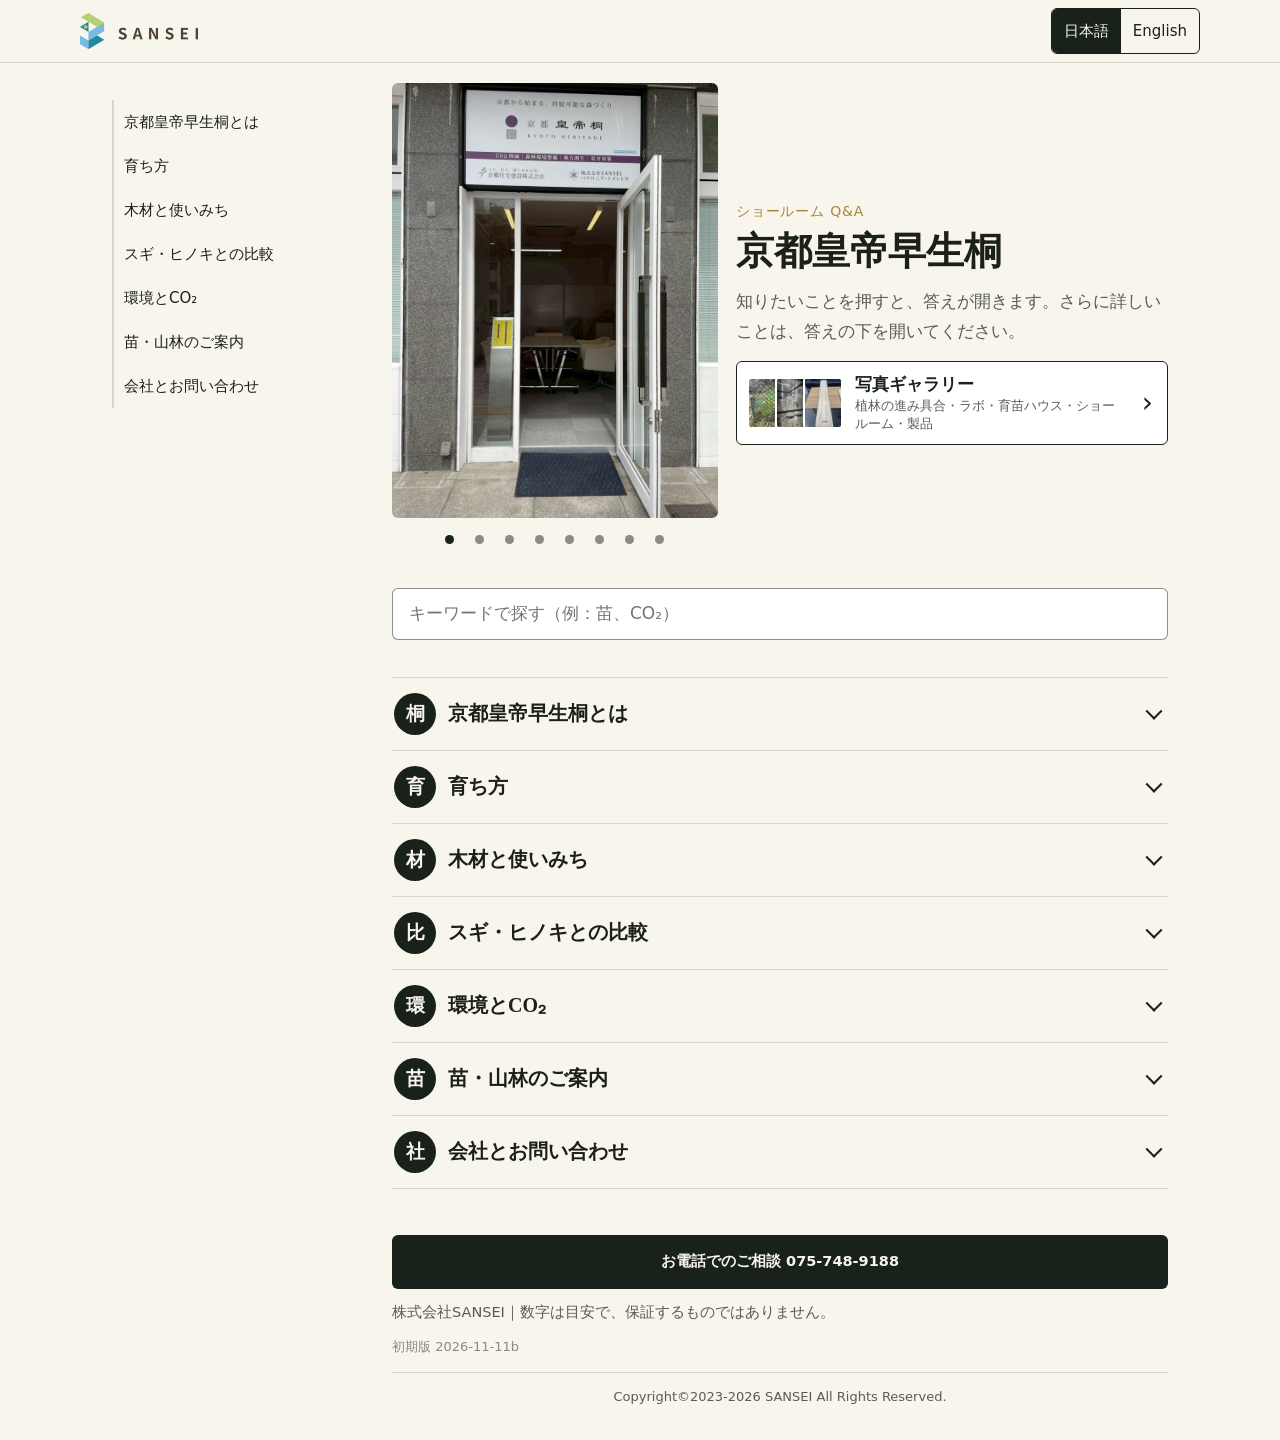
<file: index.html>
<!doctype html>
<html lang="ja">
<head>
<meta charset="utf-8">
<meta name="viewport" content="width=device-width, initial-scale=1, viewport-fit=cover">
<meta name="robots" content="noindex,nofollow">
<meta name="theme-color" content="#18221a">
<title>京都皇帝早生桐 Q&amp;A｜株式会社SANSEI</title>
<link rel="icon" href="img/icon-32x32.jpg">
<link rel="apple-touch-icon" href="img/icon-192x192.jpg">
<link rel="stylesheet" href="assets/style.css?v=20261111c">
</head>
<body class="kkqa-page">
<div class="kkqa" id="kkqa">
  <header class="kkqa-bar">
    <img class="kkqa-logo" src="img/logo-sansei-h.png" alt="SANSEI" width="118" height="33">
    <div class="kkqa-lang" role="group" aria-label="Language">
      <button class="kkqa-lang__btn" type="button" data-kkqa-lang="ja">日本語</button>
      <button class="kkqa-lang__btn" type="button" data-kkqa-lang="en">English</button>
    </div>
  </header>

  <div class="kkqa-layout">
    <nav class="kkqa-nav" id="kkqa-nav" aria-label="Categories"></nav>
    <main class="kkqa-main">
      <section class="kkqa-intro">
        <div class="kkqa-slider" id="kkqa-slider"></div>
        <div class="kkqa-intro__text">
          <p class="kkqa-intro__eyebrow" id="kkqa-eyebrow"></p>
          <h1 class="kkqa-intro__title" id="kkqa-title"></h1>
          <p class="kkqa-intro__lead" id="kkqa-lead"></p>
          <a class="kkqa-gal" href="gallery/">
            <span class="kkqa-gal__pics" aria-hidden="true"><img src="gallery/img/p1-01-t.jpg" alt=""><img src="gallery/img/lab-01-t.jpg" alt=""><img src="gallery/img/prod-01-t.jpg" alt=""></span>
            <span class="kkqa-gal__text"><b><span lang="ja">写真ギャラリー</span><span lang="en">Photo gallery</span></b>
              <small><span lang="ja">植林の進み具合・ラボ・育苗ハウス・ショールーム・製品</span><span lang="en">Planting progress, lab, nursery, showroom, products</span></small></span>
          </a>
        </div>
      </section>

      <div class="kkqa-search">
        <label class="kkqa-sr" for="kkqa-q" id="kkqa-q-label"></label>
        <input class="kkqa-search__input" id="kkqa-q" type="search" autocomplete="off" enterkeyhint="search">
      </div>
      <p class="kkqa-count" id="kkqa-count" aria-live="polite"></p>

      <div class="kkqa-list" id="kkqa-list"></div>
      <noscript><p class="kkqa-empty">JavaScript を有効にしてください。</p></noscript>

      <footer class="kkqa-foot">
        <a class="kkqa-foot__tel" id="kkqa-tel" href="tel:0757489188"></a>
        <p class="kkqa-foot__text" id="kkqa-foot"></p>
        <p class="kkqa-foot__ver" id="kkqa-ver"></p>
        <p class="kkqa-foot__copy">Copyright©2023-2026 SANSEI All Rights Reserved.</p>
      </footer>
    </main>
  </div>
</div>

<script src="assets/qa-data.js?v=20261111c"></script>
<script src="assets/app.js?v=20261111c"></script>
</body>
</html>
</file>
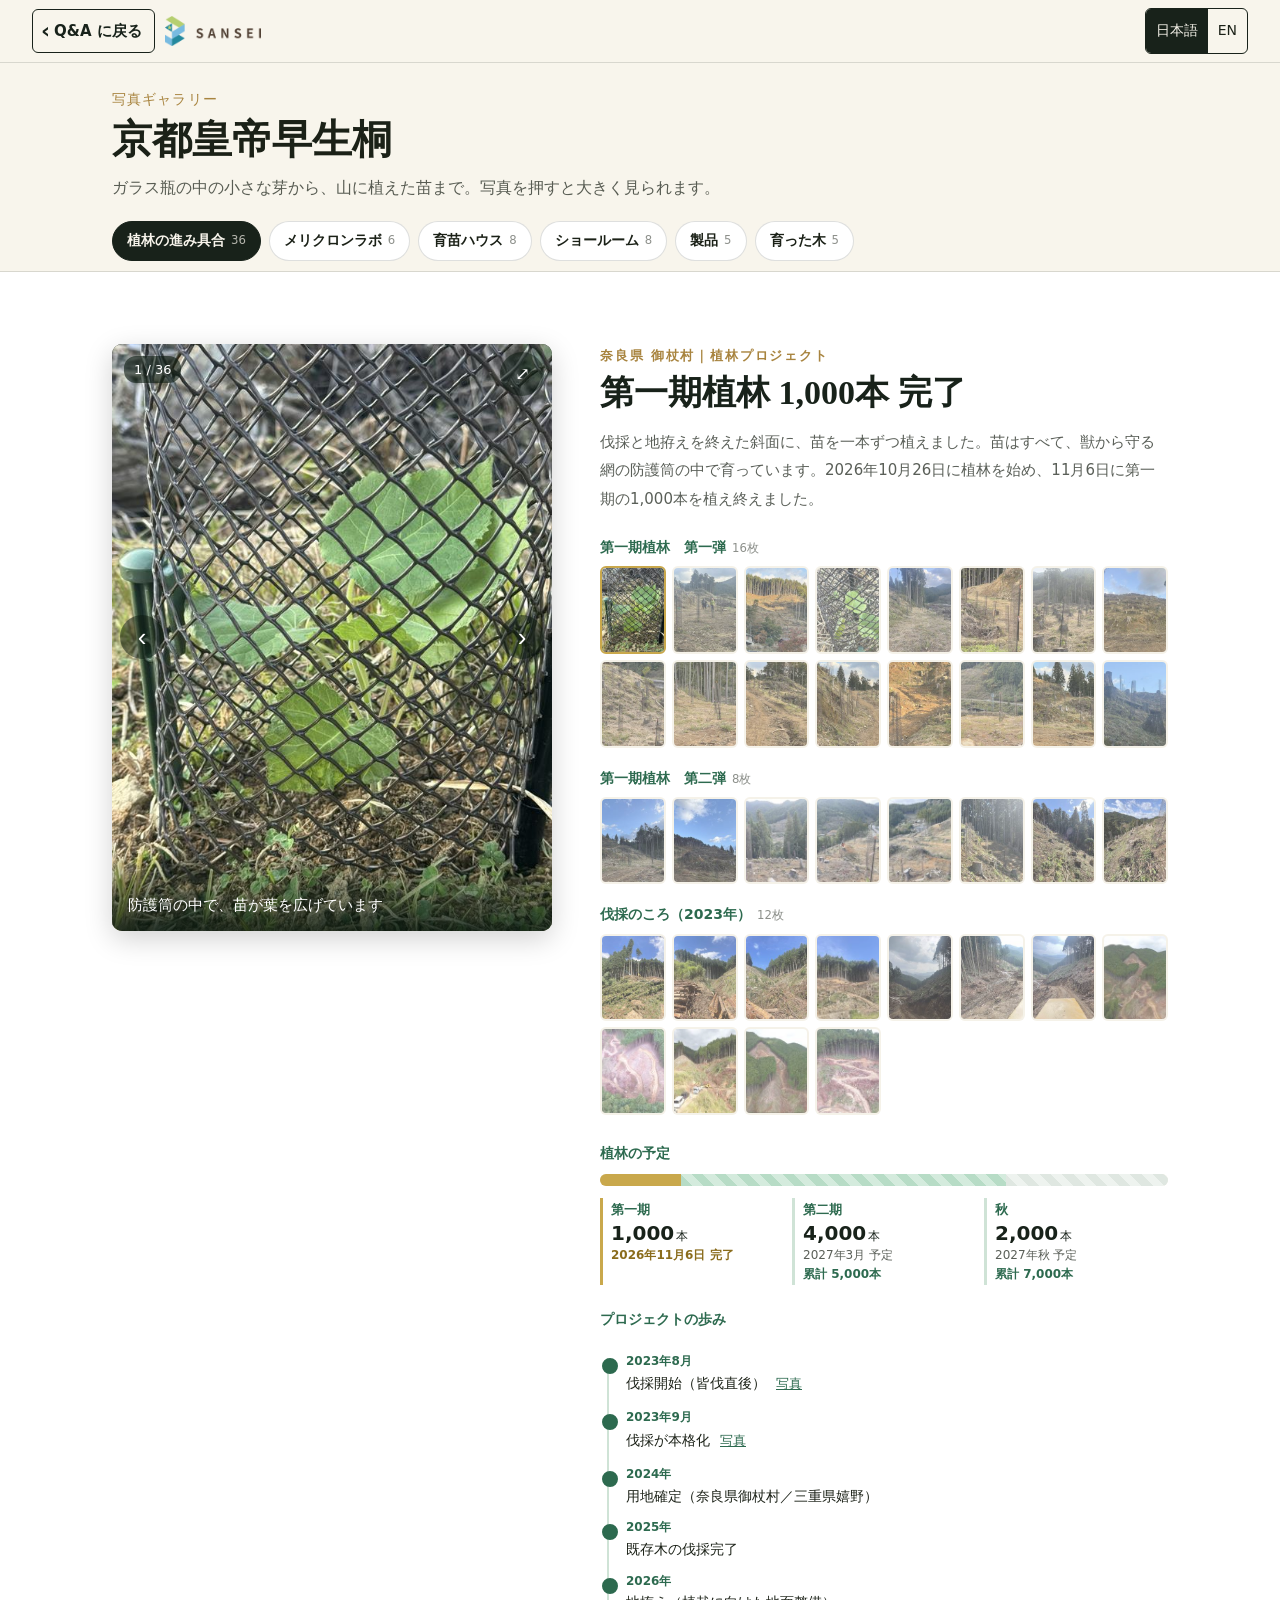
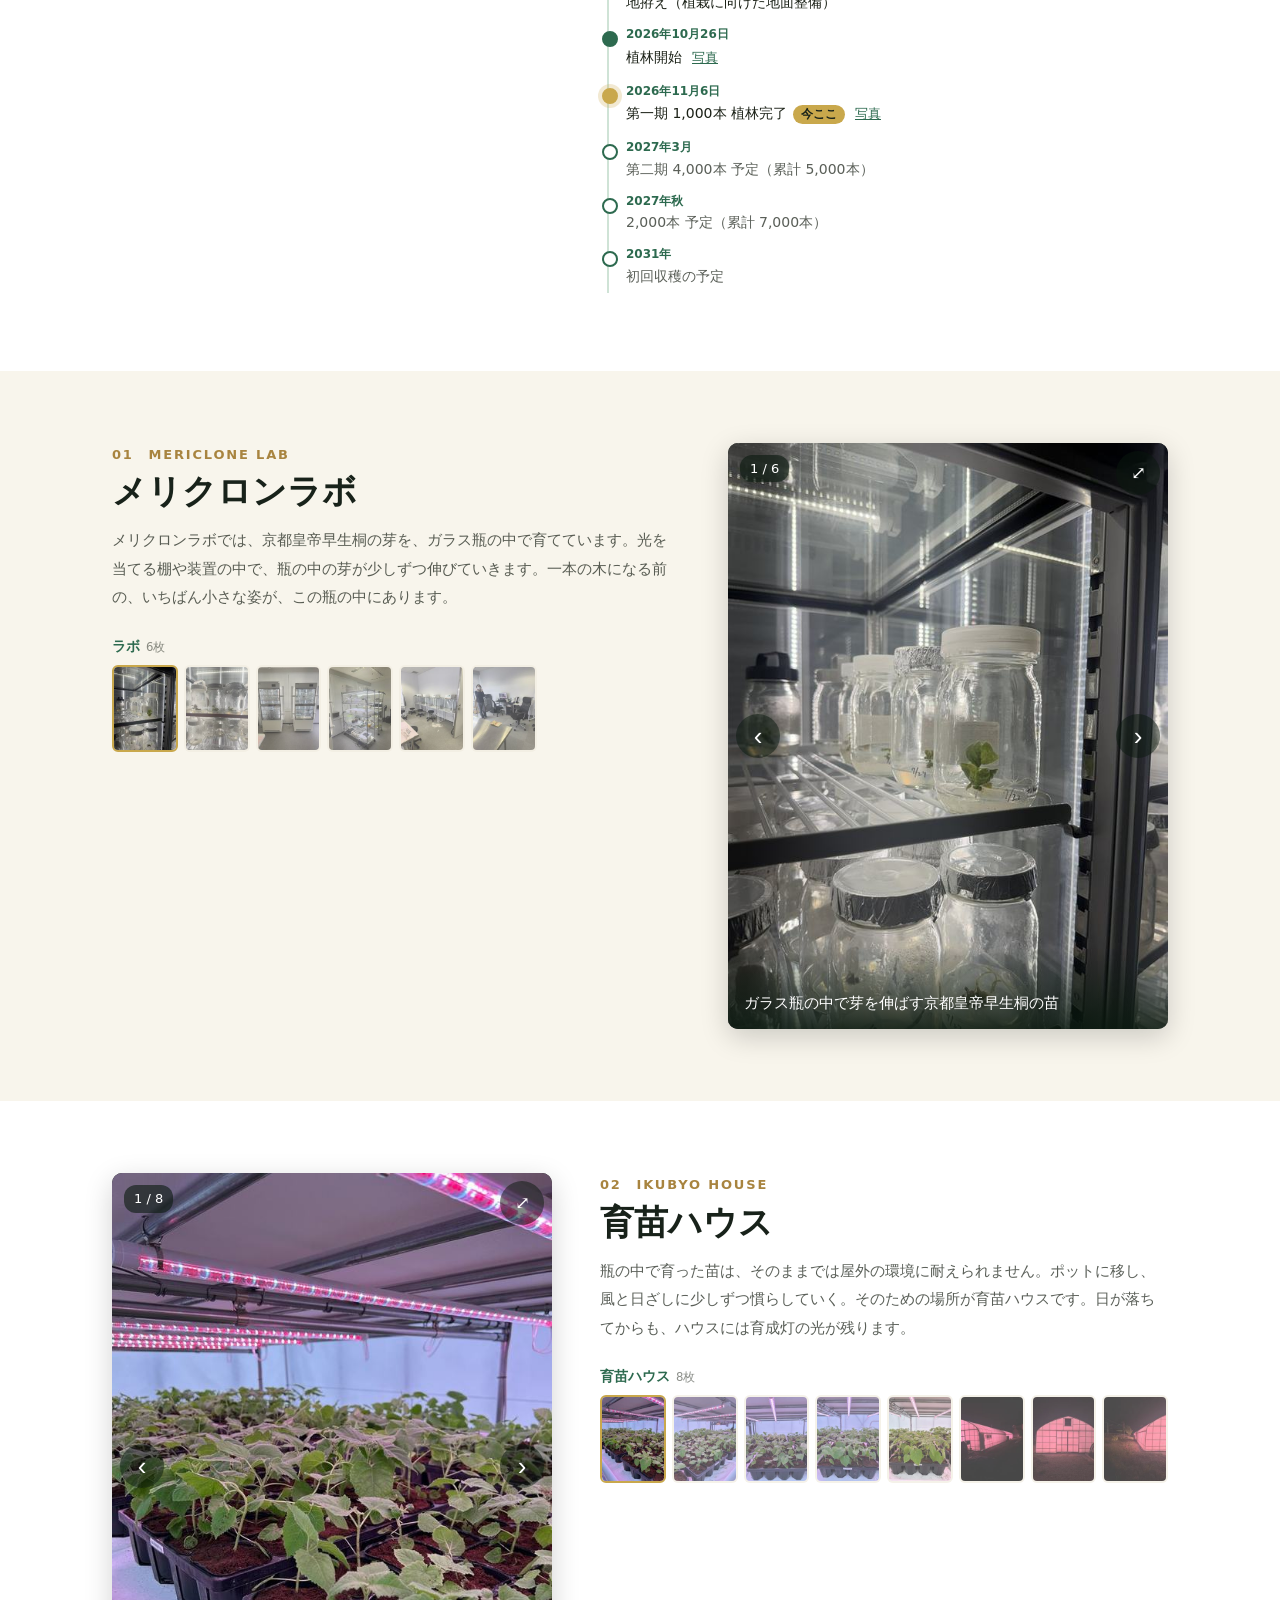
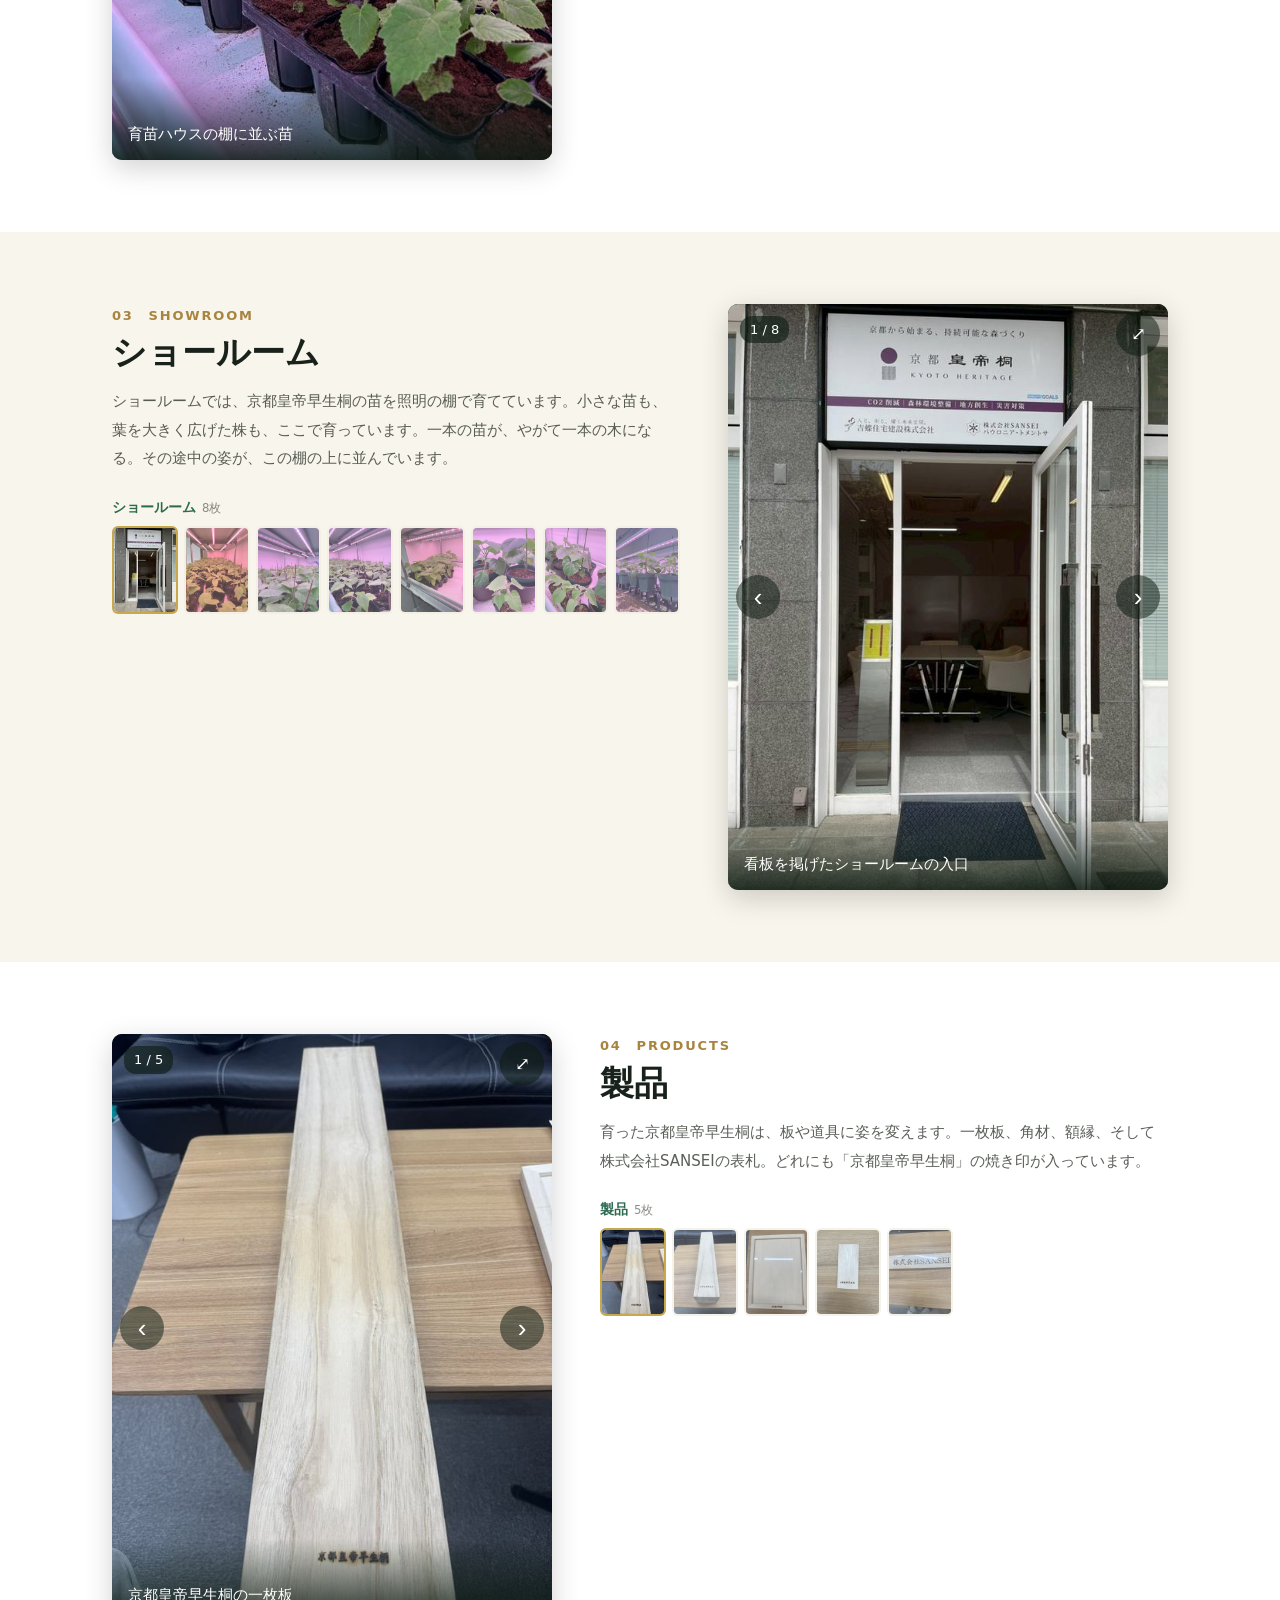
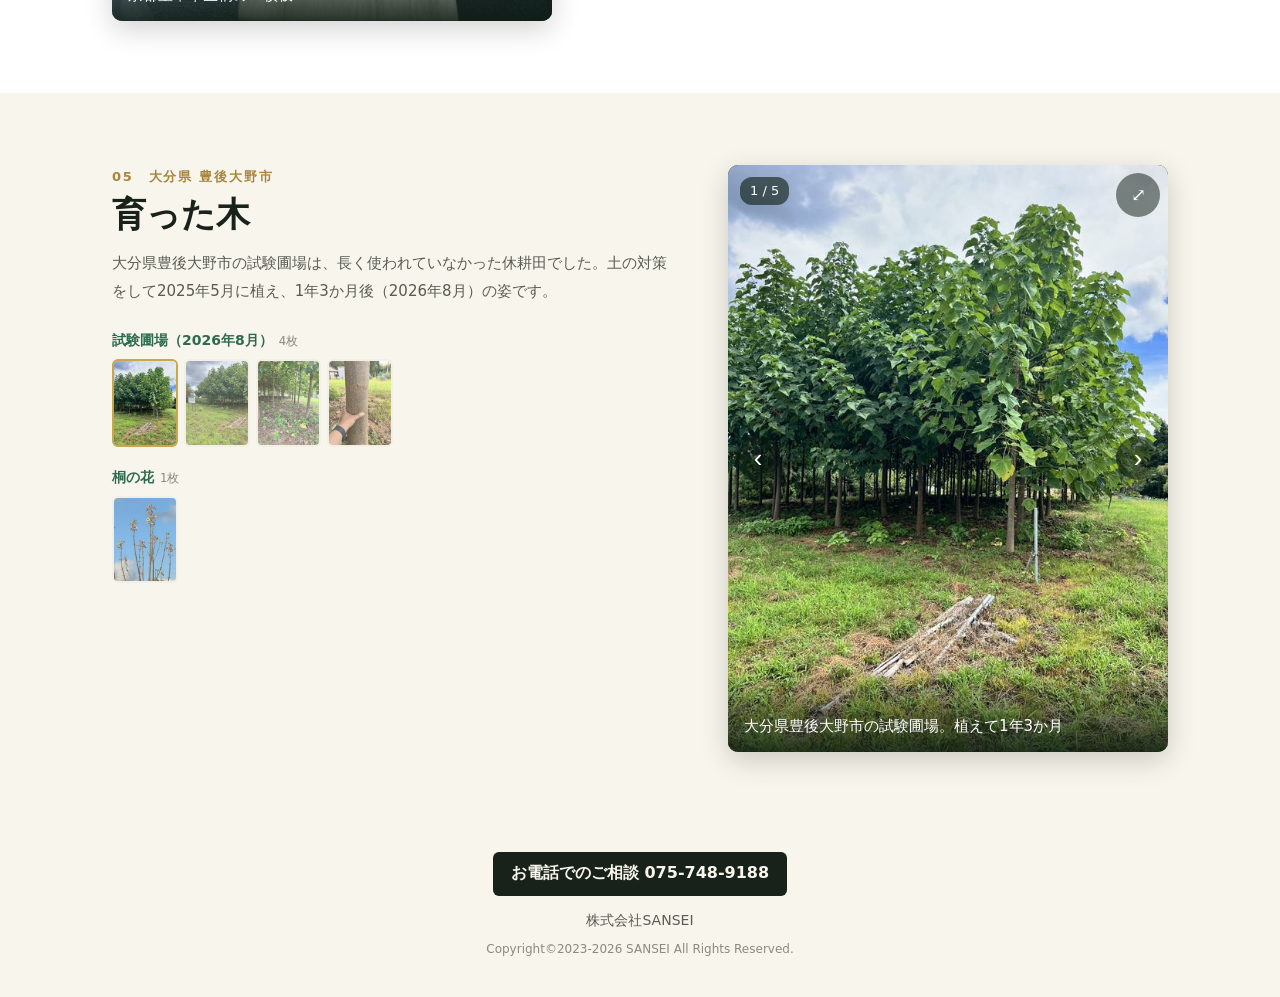
<file: gallery/index.html>
<!doctype html>
<html lang="ja">
<head>
<meta charset="utf-8">
<meta name="viewport" content="width=device-width, initial-scale=1, viewport-fit=cover">
<meta name="robots" content="noindex,nofollow">
<meta name="theme-color" content="#18221a">
<title>写真ギャラリー｜京都皇帝早生桐｜株式会社SANSEI</title>
<link rel="icon" href="../img/icon-32x32.jpg">
<link rel="apple-touch-icon" href="../img/icon-192x192.jpg">
<link rel="stylesheet" href="gallery.css?v=20261111a">
</head>
<body class="kkg-page">
<div class="kkg" id="kkg">
  <header class="kkg-bar">
    <a class="kkg-back" id="kkg-back" href="../">Q&amp;A に戻る</a>
    <img class="kkg-logo" src="../img/logo-sansei-h.png" alt="SANSEI" width="118" height="33">
    <div class="kkg-lang" role="group" aria-label="Language">
      <button class="kkg-lang__btn" type="button" data-kkg-lang="ja">日本語</button>
      <button class="kkg-lang__btn" type="button" data-kkg-lang="en">EN</button>
    </div>
  </header>

  <section class="kkg-intro">
    <p class="kkg-intro__eyebrow" id="kkg-eyebrow"></p>
    <h1 class="kkg-intro__title" id="kkg-title"></h1>
    <p class="kkg-intro__lead" id="kkg-lead"></p>
  </section>
  <nav class="kkg-jump" id="kkg-jump"><div class="kkg-jump__in" id="kkg-jump-in"></div></nav>

  <main id="kkg-list"></main>
  <noscript><p class="kkg-intro">JavaScript を有効にしてください。</p></noscript>

  <footer class="kkg-foot">
    <a class="kkg-foot__tel" id="kkg-tel" href="tel:0757489188"></a>
    <p class="kkg-foot__text" id="kkg-foot"></p>
    <p class="kkg-foot__copy">Copyright©2023-2026 SANSEI All Rights Reserved.</p>
  </footer>
</div>

<div class="kkg kkg-lb" id="kkg-lb" hidden role="dialog" aria-modal="true">
  <button type="button" class="kkg-btn kkg-btn--close">&times;</button>
  <button type="button" class="kkg-btn kkg-btn--prev">&#8249;</button>
  <figure class="kkg-lb__fig"><img class="kkg-lb__img" alt=""><figcaption class="kkg-lb__cap"></figcaption></figure>
  <button type="button" class="kkg-btn kkg-btn--next">&#8250;</button>
  <span class="kkg-lb__count"></span>
</div>

<script src="gallery-data.js?v=20261111a"></script>
<script src="gallery.js?v=20261111a"></script>
</body>
</html>
</file>
<file: assets/style.css>
/* 京都皇帝早生桐 Q&A
   ・クラスは全部 kkqa- で始まる。素のタグ（table / h1 など）に直接は効かせない
     → WordPress などへ埋め込んでも、外のCSSと互いに干渉しにくい。
   ・色・文字・余白は下の --kkqa- を変えるだけで全体が変わる。
   ・1問だけ見た目を変える時は .kkqa-item--問いのid、1分類は .kkqa-cat--分類のid を使う。
   ・スマホ基準 → 640px でタブレット → 960px で PC（左に目次）。 */
.kkqa{
  color-scheme:light;
  --kkqa-paper:#f8f5ec; --kkqa-cream:#f2ede1; --kkqa-white:#fff;
  --kkqa-forest:#18221a; --kkqa-leaf:#b9c99a; --kkqa-gold:#a8843f;
  --kkqa-ink:#1b2117; --kkqa-ink-2:rgba(27,33,23,.72); --kkqa-ink-3:rgba(27,33,23,.5);
  --kkqa-line:rgba(27,33,23,.14); --kkqa-on-dark:#f8f5ec;
  --kkqa-sans:"Hiragino Sans","Yu Gothic UI","Yu Gothic","Noto Sans JP",system-ui,sans-serif;
  --kkqa-serif:"Hiragino Mincho ProN","Yu Mincho","Noto Serif JP",serif;
  --kkqa-size:17px; --kkqa-radius:6px; --kkqa-tap:44px;
  --kkqa-gut:clamp(16px,4vw,32px); --kkqa-width:760px; --kkqa-width-wide:1120px; --kkqa-bar-h:64px;

  min-height:100vh;background:var(--kkqa-paper);color:var(--kkqa-ink);
  font:400 var(--kkqa-size)/1.8 var(--kkqa-sans);overflow-wrap:anywhere;-webkit-text-size-adjust:100%;
}
.kkqa,.kkqa *{box-sizing:border-box}
.kkqa-page{margin:0}
.kkqa-sr{position:absolute;width:1px;height:1px;overflow:hidden;clip-path:inset(50%)}

/* 上の帯 */
.kkqa-bar{position:sticky;top:0;z-index:10;display:flex;align-items:center;justify-content:space-between;gap:12px;
  padding:8px var(--kkqa-gut);padding-top:calc(8px + env(safe-area-inset-top));background:var(--kkqa-paper);border-bottom:1px solid var(--kkqa-line)}
.kkqa-logo{display:block;width:104px;height:auto}
.kkqa-lang{display:flex;flex:none;border:1px solid var(--kkqa-forest);border-radius:var(--kkqa-radius);overflow:hidden}
.kkqa-lang__btn{min-height:var(--kkqa-tap);padding:0 12px;border:0;background:transparent;color:inherit;font:inherit;font-size:15px;cursor:pointer}
.kkqa-lang__btn[aria-pressed="true"]{background:var(--kkqa-forest);color:var(--kkqa-on-dark)}

/* 全体の枠 */
.kkqa-layout{max-width:var(--kkqa-width);margin:0 auto;padding:0 var(--kkqa-gut)}
.kkqa-nav{display:none}

/* はじめ */
.kkqa-intro{display:grid;gap:18px;padding:20px 0 8px}
.kkqa-slider{min-width:0}
.kkqa-slider__track{display:flex;overflow-x:auto;scroll-snap-type:x mandatory;border-radius:var(--kkqa-radius);scrollbar-width:none;-webkit-overflow-scrolling:touch}
.kkqa-slider__track::-webkit-scrollbar{display:none}
.kkqa-slider__slide{flex:0 0 100%;margin:0;scroll-snap-align:start}
.kkqa-slider__img{display:block;width:100%;height:auto;aspect-ratio:4/3;object-fit:cover}
.kkqa-slider__dots{display:flex;justify-content:center}
.kkqa-slider__dot{display:grid;place-items:center;width:30px;height:var(--kkqa-tap);padding:0;border:0;background:transparent;cursor:pointer}
.kkqa-slider__dot::before{content:"";width:9px;height:9px;border-radius:50%;background:var(--kkqa-ink-3)}
.kkqa-slider__dot[aria-current="true"]::before{background:var(--kkqa-forest)}
.kkqa-intro__eyebrow{margin:0;color:var(--kkqa-gold);font-size:14px;letter-spacing:.06em}
.kkqa-intro__title{margin:2px 0 8px;font:600 clamp(28px,7vw,38px)/1.35 var(--kkqa-serif)}
.kkqa-intro__lead{margin:0;color:var(--kkqa-ink-2)}
/* 写真ギャラリーへの入口（gallery/）。言語は html の lang で片方だけ出す */
.kkqa-gal{display:flex;align-items:center;gap:12px;margin-top:14px;padding:10px 40px 10px 10px;position:relative;
  border:1px solid var(--kkqa-forest);border-radius:var(--kkqa-radius);background:var(--kkqa-white);color:var(--kkqa-ink);text-decoration:none;line-height:1.45}
.kkqa-gal::after{content:"›";position:absolute;right:14px;top:50%;transform:translateY(-50%);font-size:28px;color:var(--kkqa-forest)}
.kkqa-gal:focus-visible{outline:3px solid var(--kkqa-gold);outline-offset:2px}
.kkqa-gal__pics{display:flex;flex:none}
.kkqa-gal__pics img{display:block;width:40px;height:52px;object-fit:cover;border:2px solid var(--kkqa-white);border-radius:4px}
.kkqa-gal__pics img+img{margin-left:-12px}
.kkqa-gal__text{display:flex;flex-direction:column;min-width:0}
.kkqa-gal__text b{font-size:17px;color:var(--kkqa-forest)}
.kkqa-gal__text small{font-size:13px;color:var(--kkqa-ink-2)}
html[lang="en"] .kkqa-gal [lang="ja"],html:not([lang="en"]) .kkqa-gal [lang="en"]{display:none}

/* 検索 */
.kkqa-search{position:relative;margin-top:18px}
.kkqa-search__input{width:100%;min-height:52px;padding:0 16px;border:1px solid var(--kkqa-ink-3);border-radius:var(--kkqa-radius);background:var(--kkqa-white);color:inherit;font:inherit}
.kkqa-search__input:focus{outline:2px solid var(--kkqa-forest);outline-offset:1px}
.kkqa-count{min-height:1.5em;margin:6px 2px 10px;color:var(--kkqa-ink-2);font-size:14px}

/* トグル共通（分類と問い） */
.kkqa-cat__head,.kkqa-item__head{display:flex;align-items:center;gap:12px;padding:12px 2px;cursor:pointer;list-style:none;font-weight:600;line-height:1.5}
.kkqa-cat__head::-webkit-details-marker,.kkqa-item__head::-webkit-details-marker{display:none}
.kkqa-cat__head::after,.kkqa-item__head::after{content:"";flex:none;width:10px;height:10px;margin:0 6px 0 auto;border-right:2px solid var(--kkqa-forest);border-bottom:2px solid var(--kkqa-forest);transform:rotate(45deg) translate(-2px,-2px);transition:transform .15s}
.kkqa-cat[open]>.kkqa-cat__head::after,.kkqa-item[open]>.kkqa-item__head::after{transform:rotate(-135deg) translate(-2px,-2px)}
.kkqa-cat__head:focus-visible,.kkqa-item__head:focus-visible{outline:2px solid var(--kkqa-forest);outline-offset:2px}

/* 分類 */
.kkqa-cat{border-top:1px solid var(--kkqa-line);scroll-margin-top:calc(var(--kkqa-bar-h) + 8px)}
.kkqa-cat:last-child{border-bottom:1px solid var(--kkqa-line)}
.kkqa-cat__head{min-height:72px;font:600 20px/1.45 var(--kkqa-serif)}
.kkqa-cat__mark{flex:none;display:grid;place-items:center;width:42px;height:42px;border-radius:50%;background:var(--kkqa-forest);color:var(--kkqa-on-dark);font:600 19px/1 var(--kkqa-serif)}
.kkqa-cat__body{padding:0 0 14px}

/* 問い */
.kkqa-item{border-top:1px solid var(--kkqa-line);scroll-margin-top:calc(var(--kkqa-bar-h) + 8px)}
.kkqa-item__head{min-height:60px}
.kkqa-item__from{display:block;color:var(--kkqa-ink-3);font-size:13px;font-weight:400}
.kkqa-item__body{padding:0 2px 14px}
.kkqa-item__answer{margin:0;white-space:pre-line}
.kkqa-item__more{margin:12px 0 0 2px;padding-left:12px;border-left:2px solid var(--kkqa-leaf)}
.kkqa-item__more>.kkqa-item:first-child{border-top:0}
.kkqa-item__more>.kkqa-item>.kkqa-item__head{min-height:52px;font-weight:500}

/* 中に入れる部品 */
.kkqa-note{margin:10px 0 0;padding-left:12px;border-left:3px solid var(--kkqa-gold);color:var(--kkqa-ink-2);font-size:14.5px;line-height:1.7}
.kkqa-table-wrap{margin-top:12px;overflow-x:auto;-webkit-overflow-scrolling:touch}
.kkqa-table{width:100%;table-layout:fixed;border-collapse:collapse;font-size:clamp(13.5px,3.6vw,15px);line-height:1.5}
.kkqa-table__cell{padding:8px 5px;border-bottom:1px solid var(--kkqa-line);text-align:left;vertical-align:top;overflow-wrap:break-word;word-break:normal;font-weight:400}
.kkqa-table__cell--head{background:var(--kkqa-cream);font-weight:600}
.kkqa-table__cell--head:first-child{width:27%}
.kkqa-table__cell--row,.kkqa-table__cell--main{font-weight:600}
.kkqa-figure{margin:12px 0 0}
.kkqa-figure__img{display:block;width:100%;height:auto;border-radius:var(--kkqa-radius)}
.kkqa-figure__cap{margin-top:6px;color:var(--kkqa-ink-2);font-size:14px;line-height:1.6}
.kkqa-video{display:block;width:100%;aspect-ratio:16/9;margin-top:12px;border:0;border-radius:var(--kkqa-radius);background:#000}
.kkqa-link{display:flex;align-items:center;min-height:var(--kkqa-tap);margin-top:8px;color:var(--kkqa-forest);font-weight:600}

.kkqa-empty{padding:18px 2px;color:var(--kkqa-ink-2)}

/* 下 */
.kkqa-foot{margin-top:28px;padding:18px 0 calc(32px + env(safe-area-inset-bottom));color:var(--kkqa-ink-2);font-size:14.5px}
.kkqa-foot__tel{display:flex;align-items:center;justify-content:center;min-height:54px;border-radius:var(--kkqa-radius);background:var(--kkqa-forest);color:var(--kkqa-on-dark);font-weight:600;text-decoration:none}
.kkqa-foot__text{margin:10px 0 0}
.kkqa-foot__ver{margin:10px 0 0;color:var(--kkqa-ink-3);font-size:13px}
.kkqa-foot__copy{margin:14px 0 0;padding-top:12px;border-top:1px solid var(--kkqa-line);font-size:13px;text-align:center}

/* タブレット */
@media (min-width:640px){
  .kkqa-logo{width:118px}
  .kkqa-intro{grid-template-columns:42% 1fr;align-items:center}
  .kkqa-slider__img{aspect-ratio:3/4}
}
/* PC：左に目次 */
@media (min-width:960px){
  .kkqa-bar{padding-left:max(var(--kkqa-gut),calc(50vw - var(--kkqa-width-wide)/2));padding-right:max(var(--kkqa-gut),calc(50vw - var(--kkqa-width-wide)/2))}
  .kkqa-layout{display:grid;grid-template-columns:240px minmax(0,1fr);gap:40px;max-width:var(--kkqa-width-wide)}
  .kkqa-nav{display:block;position:sticky;top:calc(var(--kkqa-bar-h) + 12px);align-self:start;padding-top:24px}
  .kkqa-nav__btn{display:block;width:100%;min-height:var(--kkqa-tap);padding:9px 10px;border:0;border-left:2px solid var(--kkqa-line);background:transparent;color:inherit;font:inherit;font-size:15px;line-height:1.5;text-align:left;cursor:pointer}
  .kkqa-nav__btn:hover{border-left-color:var(--kkqa-forest);background:var(--kkqa-cream)}
}
@media (prefers-reduced-motion:reduce){.kkqa-cat__head::after,.kkqa-item__head::after{transition:none}}
</file>
<file: gallery/gallery.css>
/* 京都皇帝早生桐 写真ギャラリー
   ・クラスは全部 kkg- で始まる（Q&A の kkqa- と同じ考え方。外の CSS と干渉しにくい）。
   ・色・文字・余白は下の --kkg- を変えるだけで全体が変わる（Q&A と同じ色）。
   ・1段だけ見た目を変える時は .kkg-sec--段のid を使う。
   ・スマホ基準 → 900px で横並び（写真とその説明）。 */
.kkg{
  color-scheme:light;
  --kkg-paper:#f8f5ec; --kkg-white:#fff; --kkg-cream:#f2ede1;
  --kkg-forest:#18221a; --kkg-green:#2d6a4f; --kkg-mint:#cfe3d6; --kkg-gold:#a8843f; --kkg-gold-2:#c9a84c;
  --kkg-ink:#1b2117; --kkg-ink-2:rgba(27,33,23,.72); --kkg-ink-3:rgba(27,33,23,.5); --kkg-line:rgba(27,33,23,.14);
  --kkg-on-dark:#f8f5ec;
  --kkg-sans:"Hiragino Sans","Yu Gothic UI","Yu Gothic","Noto Sans JP",system-ui,sans-serif;
  --kkg-serif:"Hiragino Mincho ProN","Yu Mincho","Noto Serif JP",serif;
  --kkg-radius:10px; --kkg-tap:44px; --kkg-gut:clamp(16px,4vw,32px); --kkg-width:1120px;

  min-height:100vh;background:var(--kkg-paper);color:var(--kkg-ink);
  font:400 16px/1.8 var(--kkg-sans);overflow-wrap:anywhere;-webkit-text-size-adjust:100%;
}
.kkg,.kkg *{box-sizing:border-box}
.kkg-page{margin:0}
.kkg-page.kkg-lock{overflow:hidden}

/* 上の帯 */
.kkg-bar{position:sticky;top:0;z-index:20;display:flex;align-items:center;gap:10px;
  padding:8px var(--kkg-gut);padding-top:calc(8px + env(safe-area-inset-top));background:var(--kkg-paper);border-bottom:1px solid var(--kkg-line)}
.kkg-back{display:inline-flex;align-items:center;gap:4px;min-height:var(--kkg-tap);padding:0 12px 0 8px;border:1px solid var(--kkg-forest);border-radius:6px;
  color:var(--kkg-forest);text-decoration:none;font-size:15px;font-weight:600;white-space:nowrap}
.kkg-back::before{content:"‹";font-size:22px;line-height:1}
.kkg-logo{display:block;width:96px;height:auto;margin-right:auto}
.kkg-lang{display:flex;flex:none;border:1px solid var(--kkg-forest);border-radius:6px;overflow:hidden}
.kkg-lang__btn{min-height:var(--kkg-tap);padding:0 10px;border:0;background:transparent;color:inherit;font:inherit;font-size:14px;cursor:pointer}
.kkg-lang__btn[aria-pressed="true"]{background:var(--kkg-forest);color:var(--kkg-on-dark)}

/* はじめ */
.kkg-intro{max-width:var(--kkg-width);margin:0 auto;padding:24px var(--kkg-gut) 8px}
.kkg-intro__eyebrow{margin:0;color:var(--kkg-gold);font-size:14px;letter-spacing:.08em}
.kkg-intro__title{margin:2px 0 8px;font:600 clamp(28px,7vw,40px)/1.3 var(--kkg-serif)}
.kkg-intro__lead{margin:0;color:var(--kkg-ink-2);max-width:42em}
.kkg-jump{position:sticky;top:calc(61px + env(safe-area-inset-top));z-index:15;background:var(--kkg-paper);border-bottom:1px solid var(--kkg-line)}
.kkg-jump__in{max-width:var(--kkg-width);margin:0 auto;display:flex;gap:8px;overflow-x:auto;padding:10px var(--kkg-gut);scrollbar-width:none;-webkit-overflow-scrolling:touch}
.kkg-jump__in::-webkit-scrollbar{display:none}
.kkg-chip{flex:none;display:inline-flex;align-items:center;gap:6px;min-height:40px;padding:0 14px;border:1px solid var(--kkg-line);border-radius:20px;
  background:var(--kkg-white);color:var(--kkg-ink);text-decoration:none;font-size:14px;font-weight:600;white-space:nowrap}
.kkg-chip small{color:var(--kkg-ink-3);font-weight:500}
.kkg-chip[aria-current="true"]{background:var(--kkg-forest);border-color:var(--kkg-forest);color:var(--kkg-on-dark)}
.kkg-chip[aria-current="true"] small{color:rgba(248,245,236,.7)}

/* 段 */
.kkg-sec{scroll-margin-top:calc(122px + env(safe-area-inset-top));background:var(--kkg-white)}
.kkg-sec:nth-of-type(even){background:var(--kkg-paper)}
.kkg-wrap{max-width:var(--kkg-width);margin:0 auto;padding:48px var(--kkg-gut);display:grid;grid-template-columns:minmax(0,1fr);
  grid-template-areas:"head" "stage" "thumbs" "plan";row-gap:18px}
.kkg-head{grid-area:head} .kkg-stage{grid-area:stage} .kkg-thumbs-wrap{grid-area:thumbs;min-width:0} .kkg-plan{grid-area:plan;min-width:0}
.kkg-kicker{margin:0 0 4px;color:var(--kkg-gold);font-weight:700;letter-spacing:.14em;font-size:13px}
.kkg-title{margin:0;font:700 clamp(24px,5.6vw,34px)/1.3 var(--kkg-serif);color:var(--kkg-forest)}
.kkg-lead{margin:12px 0 0;color:var(--kkg-ink-2);font-size:15px;line-height:1.9}

/* 大きい写真 */
.kkg-fig{position:relative;margin:0;aspect-ratio:4/5;border-radius:var(--kkg-radius);overflow:hidden;background:var(--kkg-forest);
  box-shadow:0 8px 28px rgba(0,0,0,.18);cursor:zoom-in}
.kkg-fig__img{display:block;width:100%;height:100%;object-fit:cover;transition:opacity .2s ease}
.kkg-fig__img.is-wide{object-fit:contain}
.kkg-fig__img.is-fading{opacity:0}
.kkg-fig__cap{position:absolute;left:0;right:0;bottom:0;margin:0;padding:44px 16px 14px;background:linear-gradient(transparent,rgba(10,25,15,.85));
  color:#fff;font-size:15px;line-height:1.6}
.kkg-fig__count{position:absolute;top:12px;left:12px;padding:2px 10px;border-radius:12px;background:rgba(10,25,15,.6);color:#fff;font-size:13px}
.kkg-btn{position:absolute;display:flex;align-items:center;justify-content:center;width:var(--kkg-tap);height:var(--kkg-tap);padding:0;border:0;border-radius:50%;
  background:rgba(10,25,15,.5);color:#fff;font-size:26px;line-height:1;cursor:pointer}
.kkg-btn:hover{background:rgba(10,25,15,.8)}
.kkg-btn:focus-visible,.kkg-th:focus-visible,.kkg-chip:focus-visible,.kkg-back:focus-visible,.kkg-step__go:focus-visible{outline:3px solid var(--kkg-gold-2);outline-offset:2px}
.kkg-btn--prev{left:8px;top:50%;transform:translateY(-50%)} .kkg-btn--next{right:8px;top:50%;transform:translateY(-50%)}
.kkg-btn--zoom{right:8px;top:8px;font-size:18px}

/* 小さい写真 */
.kkg-group+.kkg-group{margin-top:14px}
.kkg-group__label{margin:0 0 6px;font-size:14px;font-weight:700;color:var(--kkg-green)}
.kkg-group__label small{margin-left:6px;color:var(--kkg-ink-3);font-weight:500}
.kkg-thumbs{display:flex;gap:6px;overflow-x:auto;scroll-snap-type:x mandatory;padding-bottom:4px;-webkit-overflow-scrolling:touch}
.kkg-th{flex:0 0 64px;aspect-ratio:3/4;padding:0;margin:0;border:2px solid transparent;border-radius:6px;overflow:hidden;background:var(--kkg-cream);
  opacity:.72;cursor:pointer;scroll-snap-align:start;transition:opacity .2s,border-color .2s}
.kkg-th img{display:block;width:100%;height:100%;object-fit:cover}
.kkg-th:hover{opacity:1} .kkg-th[aria-current="true"]{opacity:1;border-color:var(--kkg-gold-2)}

/* 植林の予定と歩み */
.kkg-plan__label{margin:0 0 8px;font-size:14px;font-weight:700;color:var(--kkg-green)}
.kkg-bar-n{display:flex;height:12px;border-radius:6px;overflow:hidden;background:var(--kkg-cream);margin-bottom:12px}
.kkg-bar-n span{display:block}
.kkg-bar-n .s1{background:var(--kkg-gold-2)}
.kkg-bar-n .s2{background:repeating-linear-gradient(45deg,#b7dcc6 0 8px,#d4ebdd 8px 16px)}
.kkg-bar-n .s3{background:repeating-linear-gradient(45deg,#dfe7e1 0 8px,#eef3ef 8px 16px)}
.kkg-phases{list-style:none;display:grid;grid-template-columns:repeat(3,1fr);gap:8px;margin:0;padding:0}
.kkg-phase{display:flex;flex-direction:column;gap:1px;padding:2px 0 2px 8px;border-left:3px solid var(--kkg-mint);line-height:1.5}
.kkg-phase.is-done{border-left-color:var(--kkg-gold-2)}
.kkg-phase b{font-size:13px;color:var(--kkg-green)}
.kkg-phase__n{font-size:20px;font-weight:900;color:var(--kkg-forest);line-height:1.2}
.kkg-phase__n small{margin-left:2px;font-size:12px;font-weight:500}
.kkg-phase__when{font-size:12px;color:var(--kkg-ink-2)} .kkg-phase.is-done .kkg-phase__when{color:#8a6c1c;font-weight:700}
.kkg-phase__sum{font-size:12px;color:var(--kkg-green);font-weight:700}
.kkg-steps{list-style:none;margin:20px 0 0;padding:0;position:relative}
.kkg-steps::before{content:"";position:absolute;left:7px;top:6px;bottom:6px;width:2px;background:var(--kkg-mint)}
.kkg-step{position:relative;padding:0 0 10px 26px;line-height:1.55}
.kkg-step::before{content:"";position:absolute;left:2px;top:6px;width:12px;height:12px;border-radius:50%;background:var(--kkg-white);border:2px solid var(--kkg-green)}
.kkg-step.is-past::before{background:var(--kkg-green)}
.kkg-step.is-now::before{background:var(--kkg-gold-2);border-color:var(--kkg-gold-2);box-shadow:0 0 0 4px rgba(201,168,76,.25)}
.kkg-step__when{display:block;font-size:12px;font-weight:700;color:var(--kkg-green)}
.kkg-step__what{font-size:14px}
.kkg-step.is-future .kkg-step__what{color:var(--kkg-ink-2)}
.kkg-step__now{display:inline-block;margin-left:6px;padding:0 8px;border-radius:10px;background:var(--kkg-gold-2);color:var(--kkg-forest);font-size:12px;font-weight:700}
.kkg-step__go{margin-left:4px;padding:2px 6px;min-height:28px;border:0;background:transparent;color:var(--kkg-green);font:inherit;font-size:13px;text-decoration:underline;cursor:pointer}

/* 大きく見る */
.kkg-lb{position:fixed;inset:0;z-index:1000;display:flex;align-items:center;justify-content:center;background:rgba(5,15,10,.95)}
.kkg-lb[hidden]{display:none}
.kkg-lb__fig{margin:0;text-align:center}
.kkg-lb__img{display:block;max-width:94vw;max-height:80vh;width:auto;height:auto;margin:0 auto;border-radius:6px}
.kkg-lb__cap{margin-top:10px;padding:0 16px;color:#fff;font-size:15px}
.kkg-lb .kkg-btn{background:rgba(255,255,255,.14);width:48px;height:48px}
.kkg-lb .kkg-btn:hover{background:rgba(255,255,255,.28)}
.kkg-lb .kkg-btn--close{top:calc(12px + env(safe-area-inset-top));right:12px;font-size:28px}
.kkg-lb .kkg-btn--prev{left:12px} .kkg-lb .kkg-btn--next{right:12px}
.kkg-lb__count{position:absolute;top:calc(24px + env(safe-area-inset-top));left:20px;color:rgba(255,255,255,.75);font-size:14px}

/* 下 */
.kkg-foot{max-width:var(--kkg-width);margin:0 auto;padding:28px var(--kkg-gut) calc(36px + env(safe-area-inset-bottom));text-align:center}
.kkg-foot__tel{display:inline-flex;align-items:center;min-height:var(--kkg-tap);padding:0 18px;border-radius:6px;background:var(--kkg-forest);color:var(--kkg-on-dark);text-decoration:none;font-weight:600}
.kkg-foot__text{margin:12px 0 0;color:var(--kkg-ink-2);font-size:14px}
.kkg-foot__copy{margin:6px 0 0;color:var(--kkg-ink-3);font-size:12px}

@media (min-width:600px){
  .kkg-th{flex-basis:72px}
}
@media (min-width:900px){
  .kkg-wrap{grid-template-columns:minmax(0,440px) minmax(0,1fr);grid-template-areas:"stage head" "stage thumbs" "stage plan";
    grid-template-rows:auto auto 1fr;column-gap:48px;row-gap:22px;align-items:start;padding:72px var(--kkg-gut)}
  .kkg-sec:nth-of-type(even) .kkg-wrap{grid-template-columns:minmax(0,1fr) minmax(0,440px);grid-template-areas:"head stage" "thumbs stage" "plan stage"}
  .kkg-fig{aspect-ratio:3/4;max-height:600px}
  .kkg-stage{position:sticky;top:140px}
  .kkg-thumbs{display:grid;grid-template-columns:repeat(8,minmax(0,1fr));overflow:visible}
  .kkg-th{flex:none}
}
@media (max-width:899px){
  .kkg-fig{max-width:520px;margin:0 auto}
  .kkg-lb .kkg-btn--prev,.kkg-lb .kkg-btn--next{top:auto;bottom:calc(16px + env(safe-area-inset-bottom));transform:none}
}
@media (prefers-reduced-motion:reduce){.kkg-fig__img,.kkg-th{transition:none}}
</file>
